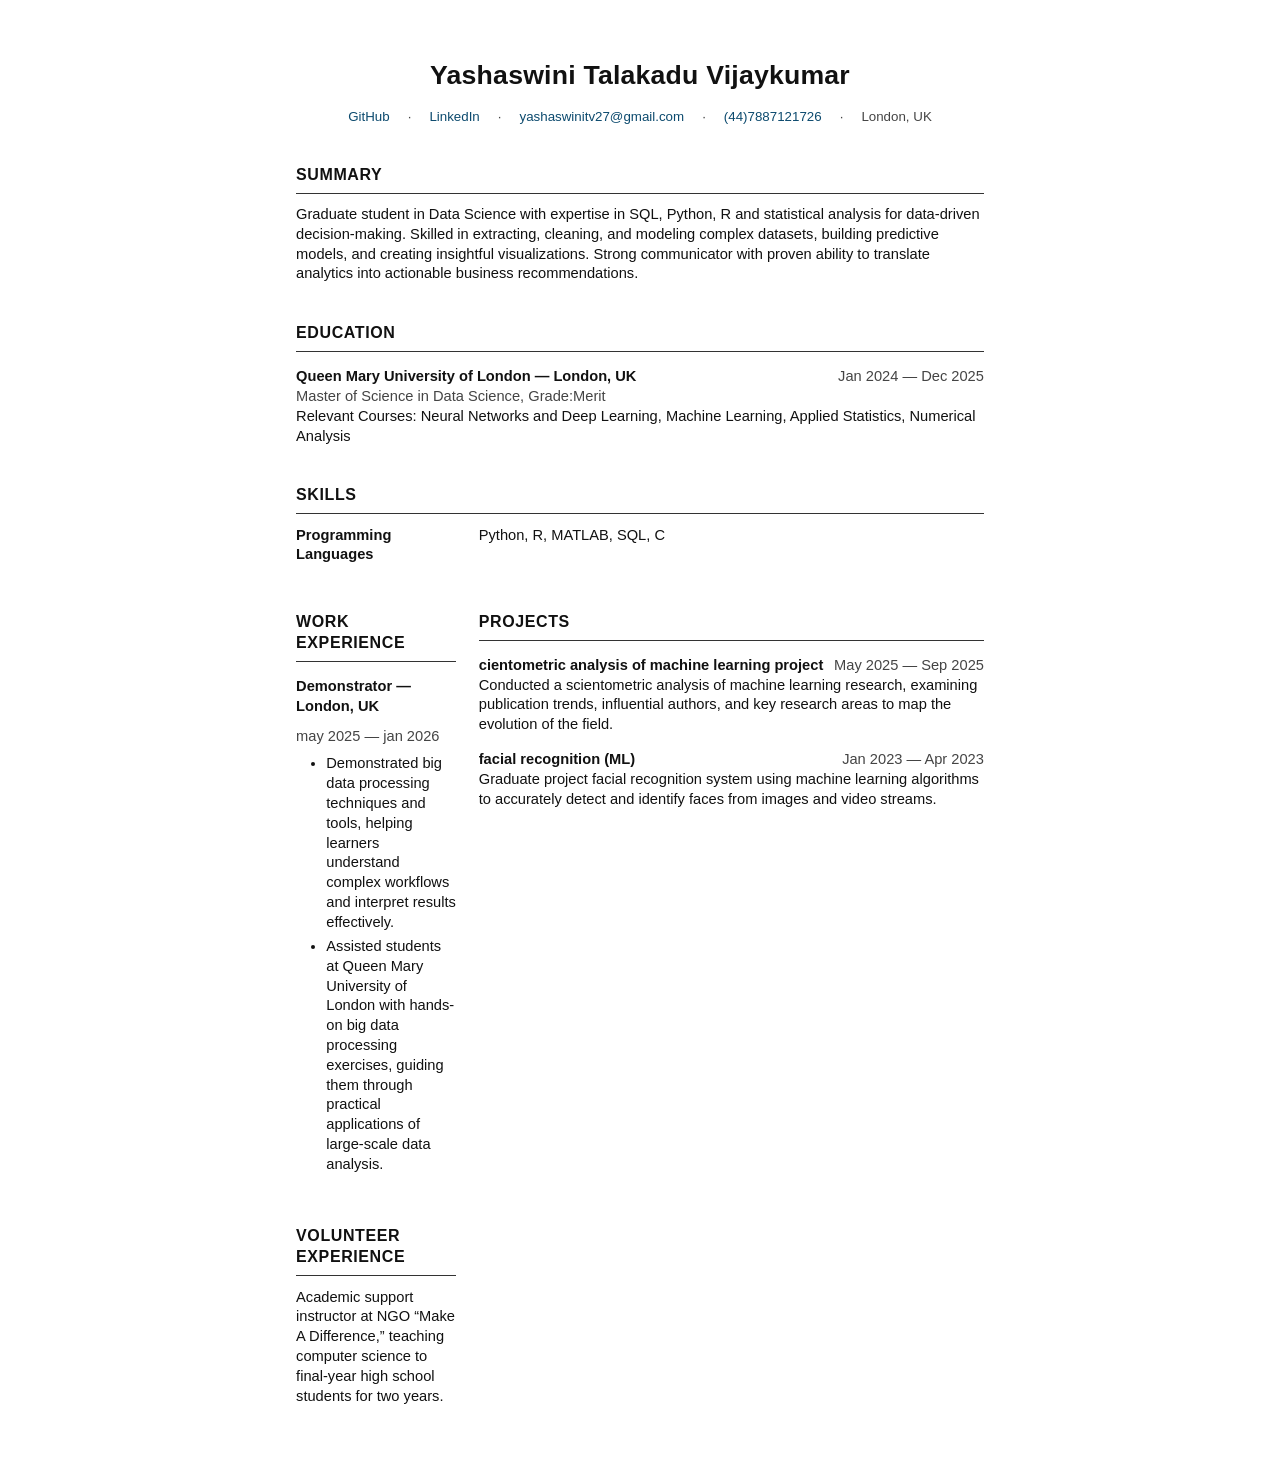
<file: resume/resume.html>
<!doctype html>
<html lang="en">
  <head>
    <meta charset="utf-8" />
    <meta name="viewport" content="width=device-width, initial-scale=1" />
    <title>Resume — Yashaswini Talakadu Vijaykumar</title>
    <style>
      :root {
        --text: #111;
        --muted: #444;
        --rule: #333;
        --accent: #0c4a6e;
        --font: -apple-system, BlinkMacSystemFont, "Segoe UI", Roboto, Oxygen,
          Ubuntu, Cantarell, "Fira Sans", "Droid Sans", "Helvetica Neue",
          Arial, sans-serif;
      }

      html { font-size: 11pt; }
      body {
        color: var(--text);
        font-family: var(--font);
        line-height: 1.35;
        margin: 0;
        -webkit-print-color-adjust: exact;
        print-color-adjust: exact;
      }
      .page {
        width: 210mm; /* A4 width */
        min-height: calc(297mm - 30mm); /* A4 height minus margins */
        margin: 15mm auto; /* 15mm all sides visually; print uses @page */
        padding: 0;
      }
      .content { padding: 0 14mm; }

      header { text-align: center; margin-bottom: 6mm; }
      header h1 {
        font-size: 20pt;
        margin: 0 0 4mm 0;
        letter-spacing: 0.2px;
      }
      .contact {
        color: var(--muted);
        font-size: 10pt;
        display: flex;
        flex-wrap: wrap;
        gap: 6px 12px;
        justify-content: center;
      }
      .contact a { color: var(--accent); text-decoration: none; }
      .contact a:hover { text-decoration: underline; }
      .sep::before { content: "·"; margin: 0 6px; color: var(--muted); }

      h2 {
        font-size: 12pt;
        text-transform: uppercase;
        letter-spacing: 0.6px;
        margin: 10mm 0 3mm;
        padding-bottom: 2mm;
        border-bottom: 1px solid var(--rule);
      }

      .summary { margin-top: 0; }
      .summary p { margin: 0; }

      /* Definition rows for skills */
      .defs { display: grid; grid-template-columns: 160px 1fr; gap: 2mm 6mm; }
      .defs .term { font-weight: 600; color: var(--text); }
      .defs .desc { color: var(--text); }

      /* Experience / Projects items */
      .item { break-inside: avoid; margin: 4mm 0 0; }
      .item .row {
        display: flex; align-items: baseline; justify-content: space-between;
        gap: 10px; flex-wrap: wrap;
      }
      .item .title { font-weight: 700; }
      .item .meta { color: var(--muted); }
      .item ul { margin: 2mm 0 0 5mm; padding: 0 0 0 3mm; }
      .item li { margin: 1.2mm 0; }

      /* Print setup */
      @page { size: A4; margin: 12mm; }
      @media print {
        .page { margin: 0; width: auto; }
        a[href^="http"]::after { content: ""; } /* hide link URLs */
      }
    </style>
  </head>
  <body>
    <div class="page">
      <div class="content">
        <header>
          <h1>Yashaswini Talakadu Vijaykumar</h1>
          <div class="contact">
            <a href="https://github.com/yashaswinitv">GitHub</a>
            <span class="sep"></span>
            <a href="https://www.linkedin.com/in/yashaswini-tv-62b27b211">LinkedIn</a>
            <span class="sep"></span>
            <a href="mailto:yashaswinitv27@gmail.com">yashaswinitv27@gmail.com</a>
            <span class="sep"></span>
            <a href="tel:+447887121726">(44)7887121726</a>
            <span class="sep"></span>
            <span>London, UK</span>
          </div>
        </header>

        <section class="summary">
          <h2>Summary</h2>
          <p>
            Graduate student in Data Science with expertise in SQL, Python,
            R and statistical analysis for data-driven decision-making. Skilled in
            extracting, cleaning, and modeling complex datasets, building predictive
            models, and creating insightful visualizations. Strong communicator with
            proven ability to translate analytics into actionable business
            recommendations.
          </p>
        </section>

        <section>
          <h2>Education</h2>
          <div class="item">
            <div class="row">
              <div class="title">Queen Mary University of London — London, UK</div>
              <div class="meta">Jan 2024 — Dec 2025</div>
            </div>
            <div class="meta">Master of Science in Data Science, Grade:Merit</div>
            <div>Relevant Courses: Neural Networks and Deep Learning, Machine Learning, Applied Statistics, Numerical Analysis</div>
          </div>
        </section>

        <section>
          <h2>Skills</h2>
          <div class="defs">
            <div class="term">Programming Languages</div>
            <div class="desc">Python, R, MATLAB, SQL, C</div>
        <section>
          <h2>Work Experience</h2>
          <div class="item">
            <div class="row">
              <div class="title">Demonstrator — London, UK</div>
              <div class="meta">may 2025 — jan 2026</div>
            </div>
            <ul>
              <li>Demonstrated big data processing techniques and tools, helping learners understand complex workflows and interpret results effectively.</li>
              <li>Assisted students at Queen Mary University of London with hands-on big data processing exercises, guiding them through practical applications of large-scale data analysis.</li>
            </ul>
          </div>

         
        </section>

        <section>
          <h2>Projects</h2>
          <div class="item">
            <div class="row">
              <div class="title">cientometric analysis of machine learning project</div>
              <div class="meta">May 2025 — Sep 2025</div>
            </div>
            <div>Conducted a scientometric analysis of machine learning research, examining publication trends, influential authors, and key research areas to map the evolution of the field.</div>
          </div>

          <div class="item">
            <div class="row">
              <div class="title">facial recognition (ML)</div>
              <div class="meta">Jan 2023 — Apr 2023</div>
            </div>
            <div>Graduate project  facial recognition system using machine learning algorithms to accurately detect and identify faces from images and video streams.</div>
          </div>
        </section>

        <section>
          <h2>Volunteer Experience</h2>
          <div>Academic support instructor at NGO “Make A Difference,” teaching computer science to final‑year high school students for two years.</div>
        </section>
      </div>
    </div>
  </body>
  </html>
</file>
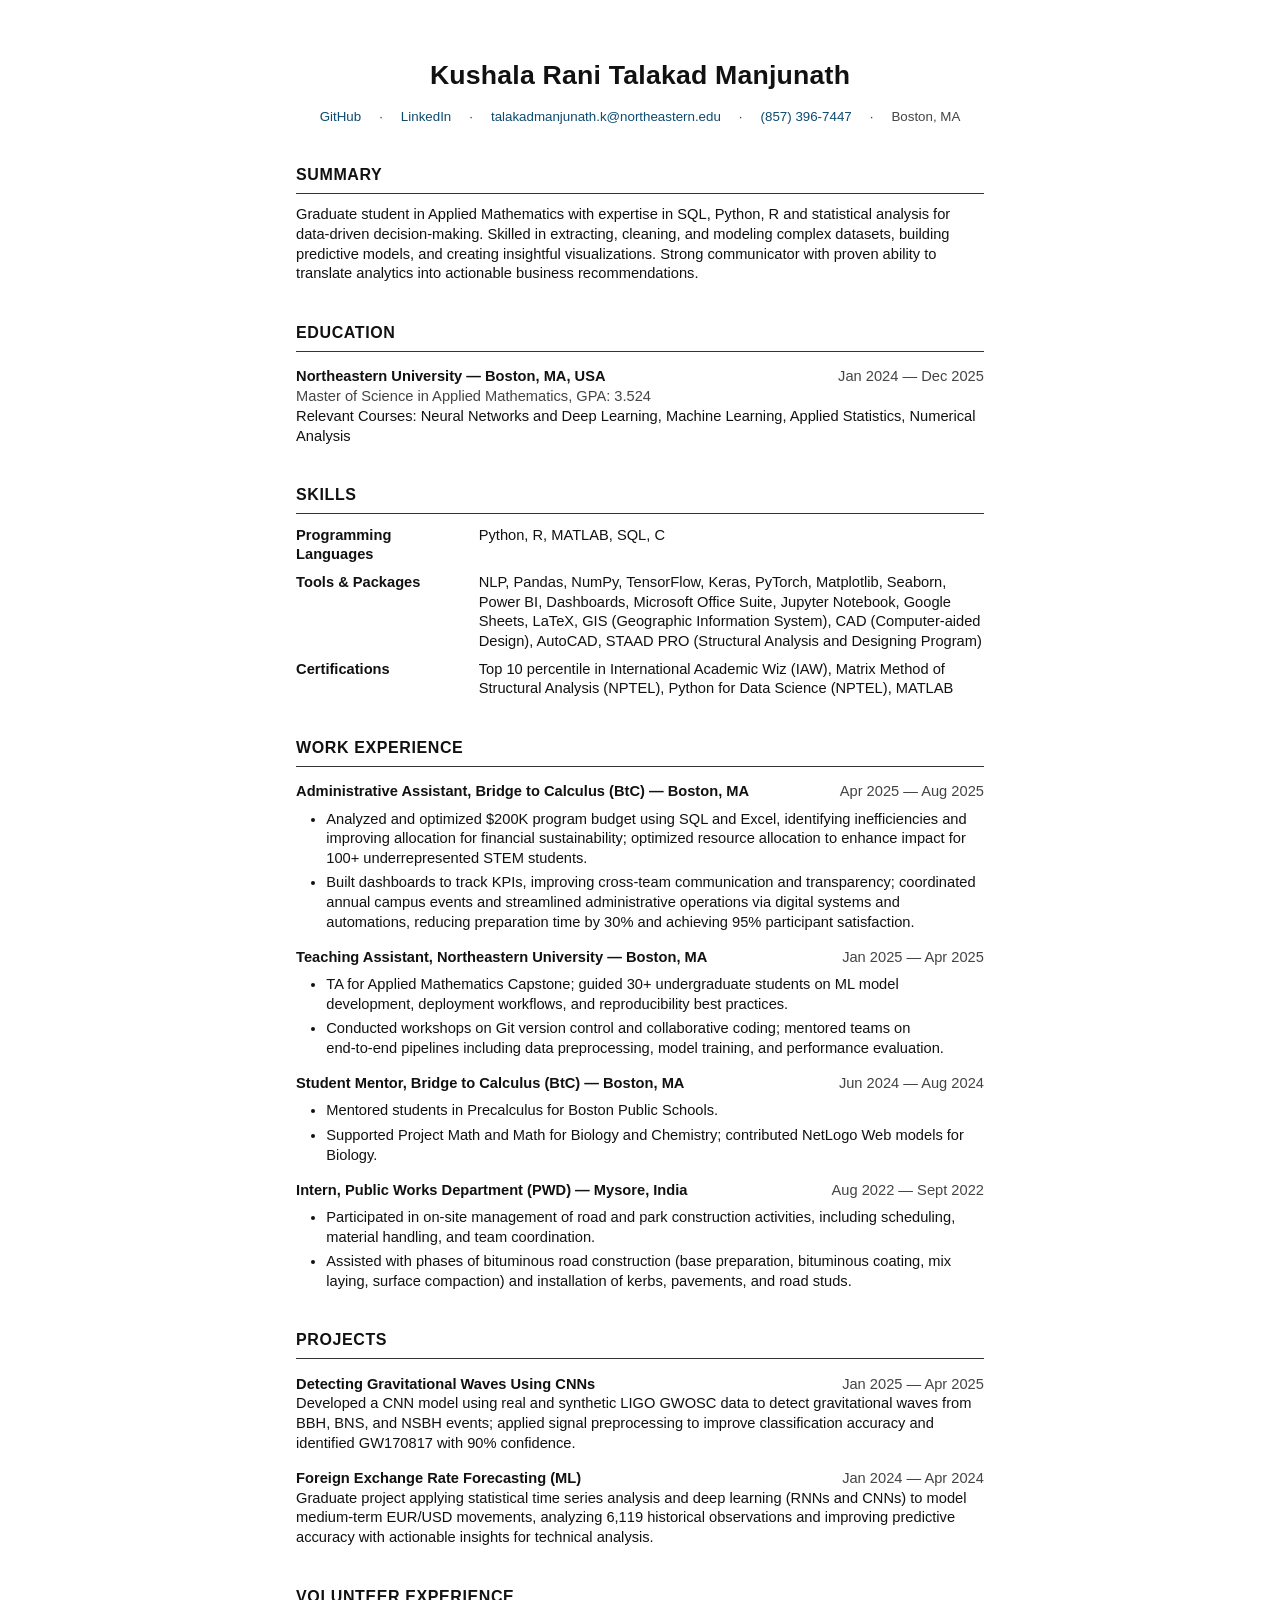
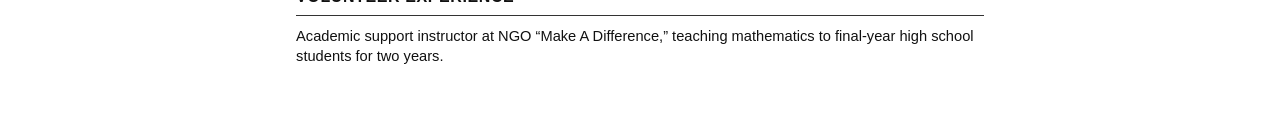
<file: portfolio/resume/resume.html>
<!doctype html>
<html lang="en">
  <head>
    <meta charset="utf-8" />
    <meta name="viewport" content="width=device-width, initial-scale=1" />
    <title>Resume — Kushala Rani Talakad Manjunath</title>
    <style>
      :root {
        --text: #111;
        --muted: #444;
        --rule: #333;
        --accent: #0c4a6e;
        --font: -apple-system, BlinkMacSystemFont, "Segoe UI", Roboto, Oxygen,
          Ubuntu, Cantarell, "Fira Sans", "Droid Sans", "Helvetica Neue",
          Arial, sans-serif;
      }

      html { font-size: 11pt; }
      body {
        color: var(--text);
        font-family: var(--font);
        line-height: 1.35;
        margin: 0;
        -webkit-print-color-adjust: exact;
        print-color-adjust: exact;
      }
      .page {
        width: 210mm; /* A4 width */
        min-height: calc(297mm - 30mm); /* A4 height minus margins */
        margin: 15mm auto; /* 15mm all sides visually; print uses @page */
        padding: 0;
      }
      .content { padding: 0 14mm; }

      header { text-align: center; margin-bottom: 6mm; }
      header h1 {
        font-size: 20pt;
        margin: 0 0 4mm 0;
        letter-spacing: 0.2px;
      }
      .contact {
        color: var(--muted);
        font-size: 10pt;
        display: flex;
        flex-wrap: wrap;
        gap: 6px 12px;
        justify-content: center;
      }
      .contact a { color: var(--accent); text-decoration: none; }
      .contact a:hover { text-decoration: underline; }
      .sep::before { content: "·"; margin: 0 6px; color: var(--muted); }

      h2 {
        font-size: 12pt;
        text-transform: uppercase;
        letter-spacing: 0.6px;
        margin: 10mm 0 3mm;
        padding-bottom: 2mm;
        border-bottom: 1px solid var(--rule);
      }

      .summary { margin-top: 0; }
      .summary p { margin: 0; }

      /* Definition rows for skills */
      .defs { display: grid; grid-template-columns: 160px 1fr; gap: 2mm 6mm; }
      .defs .term { font-weight: 600; color: var(--text); }
      .defs .desc { color: var(--text); }

      /* Experience / Projects items */
      .item { break-inside: avoid; margin: 4mm 0 0; }
      .item .row {
        display: flex; align-items: baseline; justify-content: space-between;
        gap: 10px; flex-wrap: wrap;
      }
      .item .title { font-weight: 700; }
      .item .meta { color: var(--muted); }
      .item ul { margin: 2mm 0 0 5mm; padding: 0 0 0 3mm; }
      .item li { margin: 1.2mm 0; }

      /* Print setup */
      @page { size: A4; margin: 12mm; }
      @media print {
        .page { margin: 0; width: auto; }
        a[href^="http"]::after { content: ""; } /* hide link URLs */
      }
    </style>
  </head>
  <body>
    <div class="page">
      <div class="content">
        <header>
          <h1>Kushala Rani Talakad Manjunath</h1>
          <div class="contact">
            <a href="https://github.com/Kushala-Manjunath">GitHub</a>
            <span class="sep"></span>
            <a href="https://www.linkedin.com/in/kushala-rani/">LinkedIn</a>
            <span class="sep"></span>
            <a href="mailto:talakadmanjunath.k@northeastern.edu">talakadmanjunath.k@northeastern.edu</a>
            <span class="sep"></span>
            <a href="tel:+18573967447">(857) 396-7447</a>
            <span class="sep"></span>
            <span>Boston, MA</span>
          </div>
        </header>

        <section class="summary">
          <h2>Summary</h2>
          <p>
            Graduate student in Applied Mathematics with expertise in SQL, Python,
            R and statistical analysis for data-driven decision-making. Skilled in
            extracting, cleaning, and modeling complex datasets, building predictive
            models, and creating insightful visualizations. Strong communicator with
            proven ability to translate analytics into actionable business
            recommendations.
          </p>
        </section>

        <section>
          <h2>Education</h2>
          <div class="item">
            <div class="row">
              <div class="title">Northeastern University — Boston, MA, USA</div>
              <div class="meta">Jan 2024 — Dec 2025</div>
            </div>
            <div class="meta">Master of Science in Applied Mathematics, GPA: 3.524</div>
            <div>Relevant Courses: Neural Networks and Deep Learning, Machine Learning, Applied Statistics, Numerical Analysis</div>
          </div>
        </section>

        <section>
          <h2>Skills</h2>
          <div class="defs">
            <div class="term">Programming Languages</div>
            <div class="desc">Python, R, MATLAB, SQL, C</div>

            <div class="term">Tools & Packages</div>
            <div class="desc">NLP, Pandas, NumPy, TensorFlow, Keras, PyTorch, Matplotlib, Seaborn, Power BI, Dashboards, Microsoft Office Suite, Jupyter Notebook, Google Sheets, LaTeX, GIS (Geographic Information System), CAD (Computer‑aided Design), AutoCAD, STAAD PRO (Structural Analysis and Designing Program)</div>

            <div class="term">Certifications</div>
            <div class="desc">Top 10 percentile in International Academic Wiz (IAW), Matrix Method of Structural Analysis (NPTEL), Python for Data Science (NPTEL), MATLAB</div>
          </div>
        </section>

        <section>
          <h2>Work Experience</h2>
          <div class="item">
            <div class="row">
              <div class="title">Administrative Assistant, Bridge to Calculus (BtC) — Boston, MA</div>
              <div class="meta">Apr 2025 — Aug 2025</div>
            </div>
            <ul>
              <li>Analyzed and optimized $200K program budget using SQL and Excel, identifying inefficiencies and improving allocation for financial sustainability; optimized resource allocation to enhance impact for 100+ underrepresented STEM students.</li>
              <li>Built dashboards to track KPIs, improving cross‑team communication and transparency; coordinated annual campus events and streamlined administrative operations via digital systems and automations, reducing preparation time by 30% and achieving 95% participant satisfaction.</li>
            </ul>
          </div>

          <div class="item">
            <div class="row">
              <div class="title">Teaching Assistant, Northeastern University — Boston, MA</div>
              <div class="meta">Jan 2025 — Apr 2025</div>
            </div>
            <ul>
              <li>TA for Applied Mathematics Capstone; guided 30+ undergraduate students on ML model development, deployment workflows, and reproducibility best practices.</li>
              <li>Conducted workshops on Git version control and collaborative coding; mentored teams on end‑to‑end pipelines including data preprocessing, model training, and performance evaluation.</li>
            </ul>
          </div>

          <div class="item">
            <div class="row">
              <div class="title">Student Mentor, Bridge to Calculus (BtC) — Boston, MA</div>
              <div class="meta">Jun 2024 — Aug 2024</div>
            </div>
            <ul>
              <li>Mentored students in Precalculus for Boston Public Schools.</li>
              <li>Supported Project Math and Math for Biology and Chemistry; contributed NetLogo Web models for Biology.</li>
            </ul>
          </div>

          <div class="item">
            <div class="row">
              <div class="title">Intern, Public Works Department (PWD) — Mysore, India</div>
              <div class="meta">Aug 2022 — Sept 2022</div>
            </div>
            <ul>
              <li>Participated in on‑site management of road and park construction activities, including scheduling, material handling, and team coordination.</li>
              <li>Assisted with phases of bituminous road construction (base preparation, bituminous coating, mix laying, surface compaction) and installation of kerbs, pavements, and road studs.</li>
            </ul>
          </div>
        </section>

        <section>
          <h2>Projects</h2>
          <div class="item">
            <div class="row">
              <div class="title">Detecting Gravitational Waves Using CNNs</div>
              <div class="meta">Jan 2025 — Apr 2025</div>
            </div>
            <div>Developed a CNN model using real and synthetic LIGO GWOSC data to detect gravitational waves from BBH, BNS, and NSBH events; applied signal preprocessing to improve classification accuracy and identified GW170817 with 90% confidence.</div>
          </div>

          <div class="item">
            <div class="row">
              <div class="title">Foreign Exchange Rate Forecasting (ML)</div>
              <div class="meta">Jan 2024 — Apr 2024</div>
            </div>
            <div>Graduate project applying statistical time series analysis and deep learning (RNNs and CNNs) to model medium‑term EUR/USD movements, analyzing 6,119 historical observations and improving predictive accuracy with actionable insights for technical analysis.</div>
          </div>
        </section>

        <section>
          <h2>Volunteer Experience</h2>
          <div>Academic support instructor at NGO “Make A Difference,” teaching mathematics to final‑year high school students for two years.</div>
        </section>
      </div>
    </div>
  </body>
  </html>
</file>
